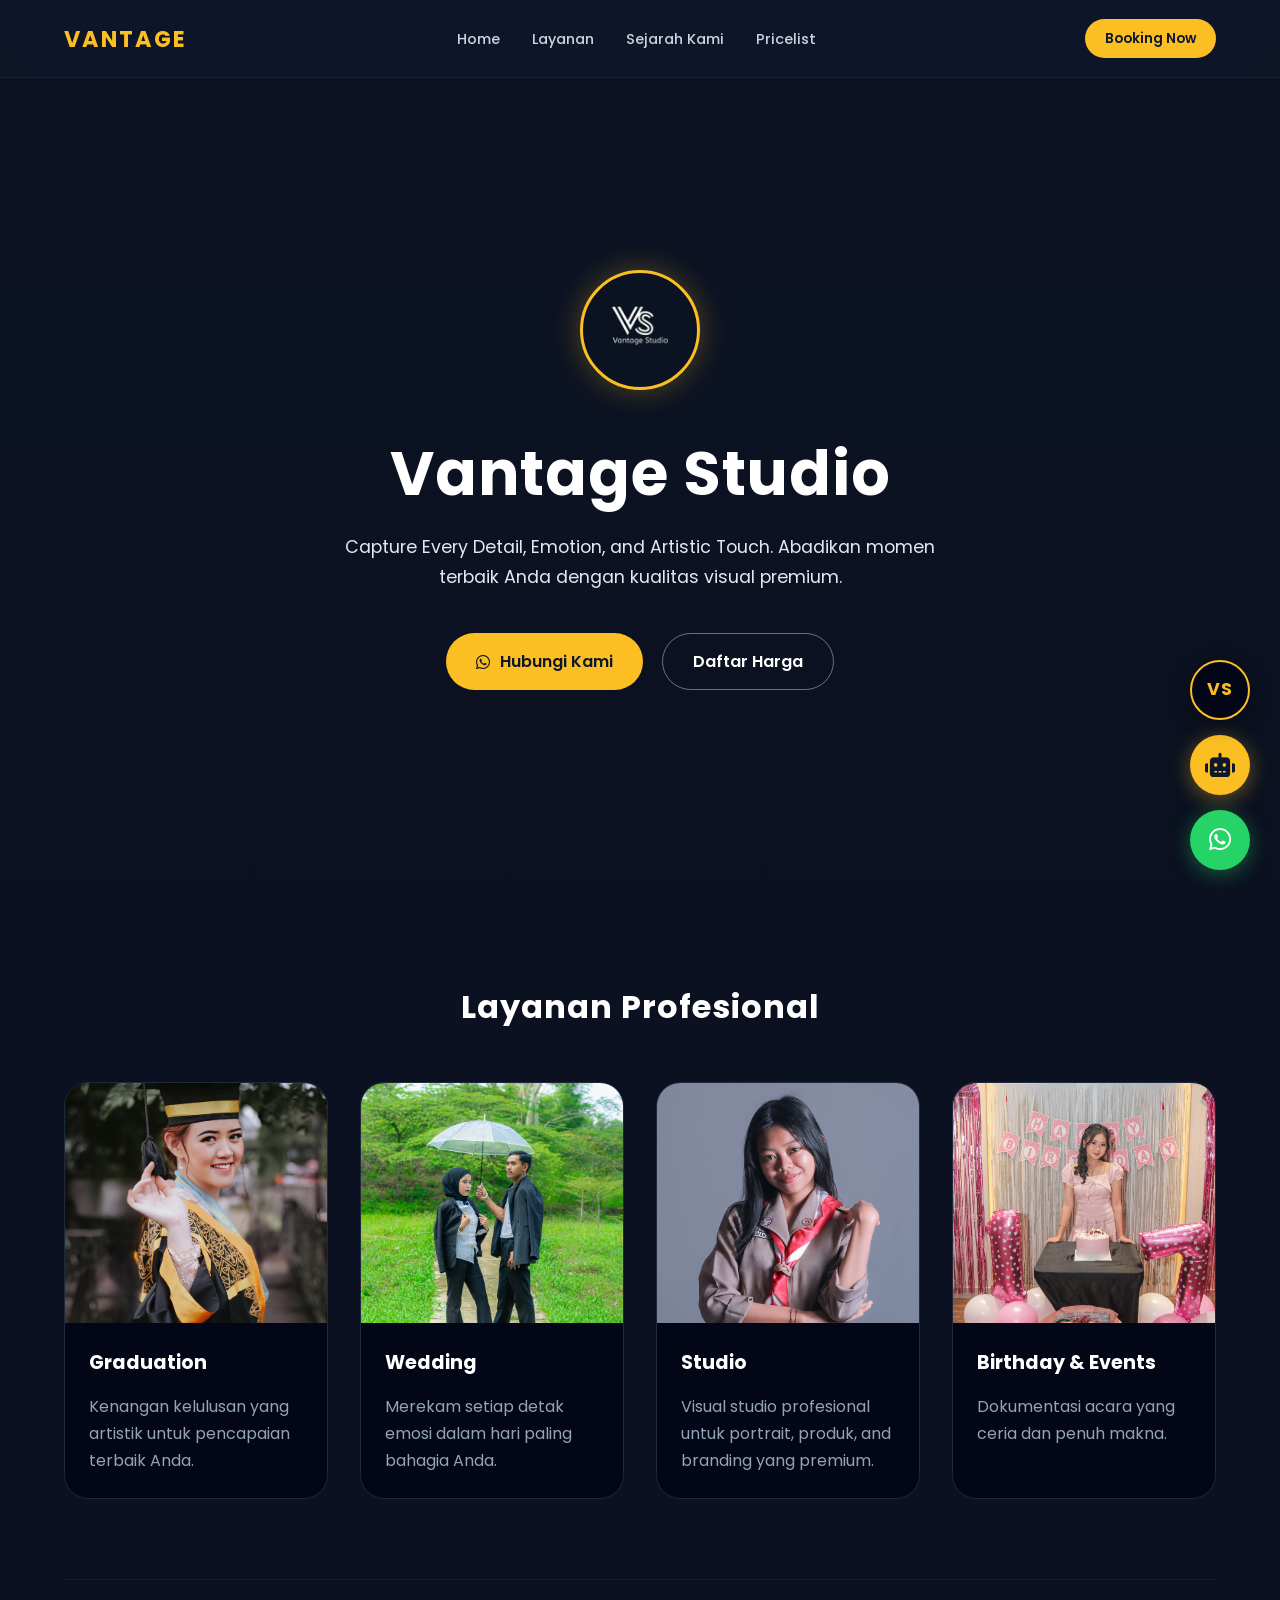
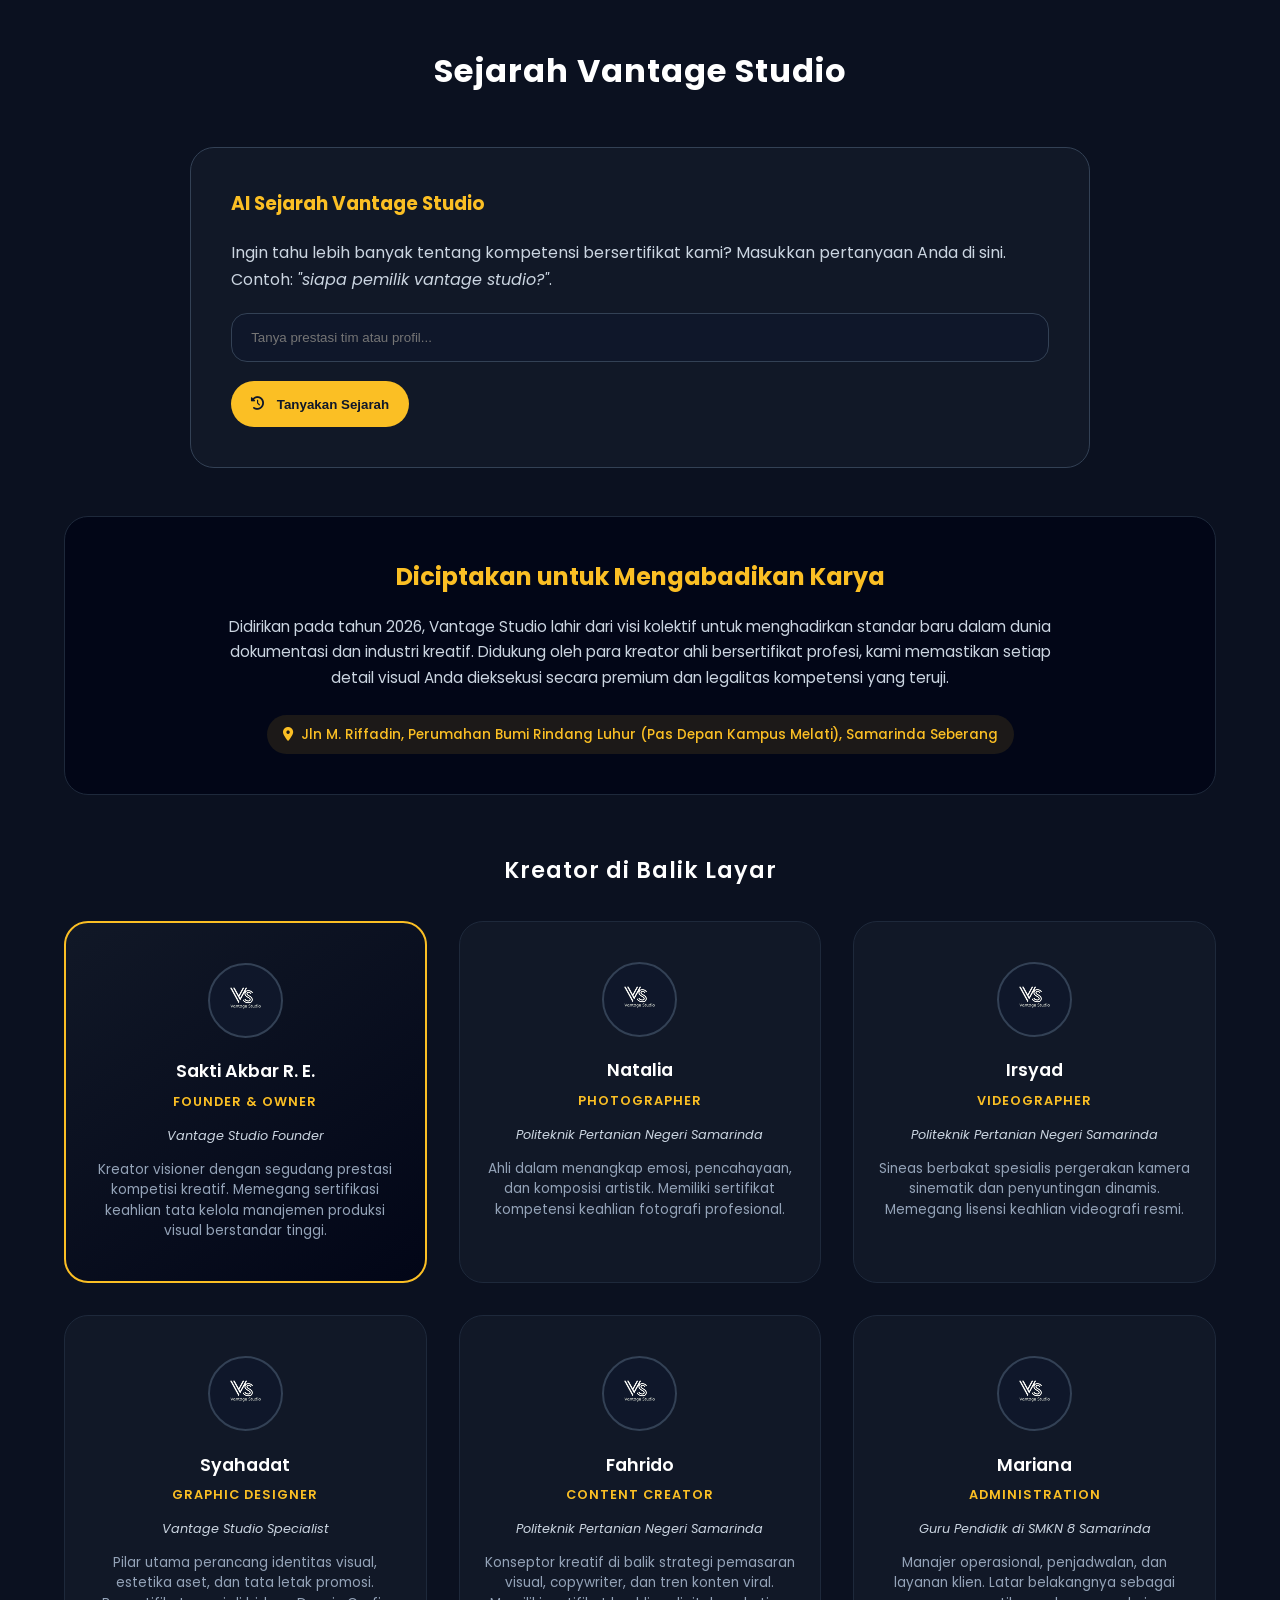
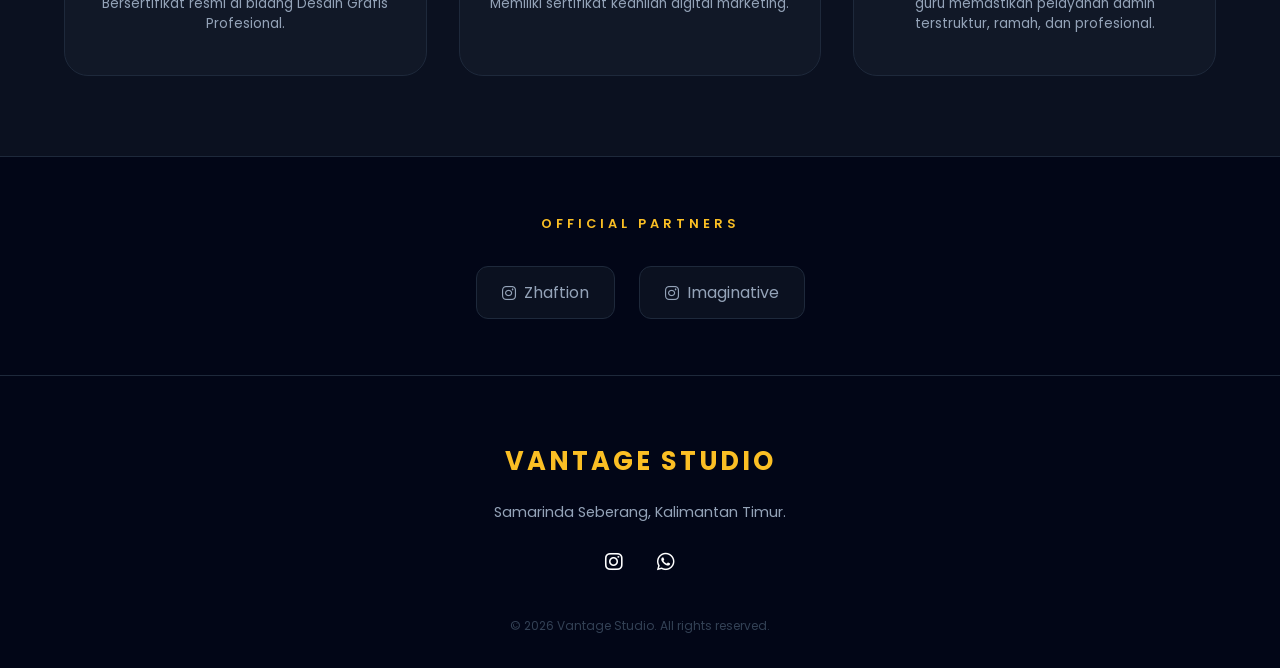
<file: index.html>
<!DOCTYPE html>
<html lang="id">
<head>
    <meta charset="UTF-8">
    <meta name="viewport" content="width=device-width, initial-scale=1.0, maximum-scale=1.0, user-scalable=no">
    
    <title>Vantage Studio | Professional Visual Stories</title>
    
    <link rel="stylesheet" href="https://cdnjs.cloudflare.com/ajax/libs/font-awesome/6.0.0/css/all.min.css">
    <link href="https://fonts.googleapis.com/css2?family=Poppins:wght@300;400;500;600;700&display=swap" rel="stylesheet">
    
    <style>
        /* =========================================
           1. RESET & CORE STYLES
           ========================================= */
        * { margin: 0; padding: 0; box-sizing: border-box; scroll-behavior: smooth; }
        html, body { max-width: 100%; overflow-x: hidden; }
        body { font-family: 'Poppins', sans-serif; background-color: #0b1120; color: #94a3b8; line-height: 1.7; }
        a { text-decoration: none; transition: 0.3s; }

        /* =========================================
           2. NAVIGATION
           ========================================= */
        nav {
            position: fixed; top: 0; width: 100%; padding: 1.2rem 5%;
            background: rgba(15, 23, 42, 0.8); backdrop-filter: blur(12px);
            display: flex; justify-content: space-between; align-items: center;
            z-index: 1000; border-bottom: 1px solid rgba(255, 255, 255, 0.05);
        }
        .nav-logo { font-size: 1.4rem; font-weight: 700; color: #fbbf24; letter-spacing: 2px; }
        .nav-links { display: flex; gap: 2rem; }
        .nav-links a { color: #cbd5e1; font-size: 0.9rem; font-weight: 500; }
        .nav-links a:hover { color: #fbbf24; }
        @media (max-width: 768px) { .nav-links { display: none; } }

        /* =========================================
           3. HERO WITH VIDEO BACKGROUND
           ========================================= */
        header {
            position: relative; height: 100vh; display: flex;
            align-items: center; justify-content: center; overflow: hidden;
            color: white; text-align: center; padding: 0 1rem;
        }
        .video-bg {
            position: absolute; top: 50%; left: 50%; min-width: 100%; min-height: 100%;
            width: auto; height: auto; z-index: -2; transform: translate(-50%, -50%);
            object-fit: cover; object-position: center 20%; 
        }
        .video-overlay {
            position: absolute; top: 0; left: 0; width: 100%; height: 100%;
            background: linear-gradient(to bottom, rgba(15, 23, 42, 0.3) 0%, rgba(11, 17, 32, 0.9) 100%);
            z-index: -1;
        }
        .hero-content { position: relative; z-index: 1; margin-top: 60px; }
        .profile-img {
            width: 120px; height: 120px; border-radius: 50%;
            border: 3px solid #fbbf24; margin-bottom: 1.5rem;
            box-shadow: 0 0 30px rgba(251, 191, 36, 0.3);
        }
        .hero-title { font-size: clamp(2.2rem, 8vw, 3.8rem); font-weight: 700; margin-bottom: 0.5rem; letter-spacing: 1px; }
        .hero-subtitle { font-size: clamp(0.9rem, 4vw, 1.1rem); color: #e2e8f0; margin-bottom: 2.5rem; max-width: 650px; }

        /* =========================================
           4. FLOATING ACTION BUTTONS (STACKED FAB)
           ========================================= */
        .btn { padding: 14px 30px; border-radius: 50px; font-weight: 600; display: inline-flex; align-items: center; gap: 10px; transition: 0.3s; }
        .btn-gold { background: #fbbf24; color: #0f172a; }
        .btn-gold:hover { background: #fff; transform: translateY(-3px); }
        .btn-outline { border: 1px solid rgba(255, 255, 255, 0.4); color: white; }
        .btn-outline:hover { background: rgba(255,255,255,0.1); }
        .container { width: 90%; max-width: 1200px; margin: 0 auto; }
        
        section { padding: 5rem 0; background-color: #0b1120; position: relative; z-index: 5; }
        .section-title { text-align: center; color: white; font-size: 2rem; margin-bottom: 3rem; letter-spacing: 1px; }

        /* Posisi 1: WA */
        .fab-whatsapp {
            position: fixed; bottom: 30px; right: 30px; width: 60px; height: 60px;
            background: #25d366; color: white; border-radius: 50%;
            display: flex; align-items: center; justify-content: center; font-size: 1.6rem;
            box-shadow: 0 4px 20px rgba(37, 211, 102, 0.4); z-index: 9999; transition: 0.3s ease;
        }
        .fab-whatsapp:hover { transform: scale(1.1) translateY(-5px); }

        /* Posisi 2: Robot AI */
        .fab-ai {
            position: fixed; bottom: 105px; right: 30px; width: 60px; height: 60px;
            background: #fbbf24; color: #0f172a; border-radius: 50%;
            display: flex; align-items: center; justify-content: center; font-size: 1.5rem;
            box-shadow: 0 4px 20px rgba(251, 191, 36, 0.4); z-index: 9999; cursor: pointer; transition: 0.3s ease;
        }
        .fab-ai:hover { transform: scale(1.1) translateY(-5px); background: #fff; }

        /* Posisi 3: Logo VS */
        .fab-vs {
            position: fixed; bottom: 180px; right: 30px; width: 60px; height: 60px;
            background: #020617; color: #fbbf24; border: 2px solid #fbbf24; border-radius: 50%;
            display: flex; align-items: center; justify-content: center; font-size: 1.1rem;
            font-weight: 700; letter-spacing: 1px; box-shadow: 0 4px 20px rgba(0, 0, 0, 0.4);
            z-index: 9999; transition: 0.3s ease;
        }
        .fab-vs:hover { transform: scale(1.1) translateY(-5px); background: #fbbf24; color: #0f172a; }

        /* Jendela Popup Chatbot Window */
        .ai-chat-window {
            position: fixed; bottom: 255px; right: 30px; width: 360px; max-width: 90vw;
            background: #111827; border: 1px solid #334155; border-radius: 1.5rem;
            box-shadow: 0 10px 30px rgba(0,0,0,0.5); z-index: 9999; 
            display: flex; flex-direction: column; overflow: hidden;
            opacity: 0; visibility: hidden; transform: translateY(20px); transition: all 0.3s ease;
        }
        .ai-chat-window.active { opacity: 1; visibility: visible; transform: translateY(0); }
        
        .ai-chat-header {
            background: #0f172a; padding: 1.2rem; border-bottom: 1px solid #223147;
            display: flex; justify-content: space-between; align-items: center;
        }
        .ai-chat-header h3 { color: #fbbf24; font-size: 1rem; display: flex; align-items: center; gap: 8px; }
        .ai-chat-header .close-btn { color: #94a3b8; cursor: pointer; font-size: 1.1rem; }
        .ai-chat-header .close-btn:hover { color: #f43f5e; }

        .ai-chat-body { padding: 1.2rem; max-height: 250px; overflow-y: auto; font-size: 0.9rem; color: #cbd5e1; }
        .ai-chat-body p { margin-bottom: 0.8rem; }
        .ai-chat-body strong { color: #fbbf24; }

        .ai-chat-footer { padding: 1rem; background: #0f172a; border-top: 1px solid #223147; }
        .ai-chat-footer input {
            width: 100%; padding: 0.75rem 1rem; border-radius: 0.8rem; border: 1px solid #334155;
            background: #0b1120; color: white; font-size: 0.85rem; margin-bottom: 0.5rem;
        }
        .ai-chat-footer input:focus { outline: none; border-color: #fbbf24; }
        .ai-chat-footer button {
            width: 100%; background: #fbbf24; color: #0f172a; border: none; padding: 0.7rem;
            border-radius: 0.8rem; font-weight: 700; cursor: pointer; display: flex; align-items: center; justify-content: center; gap: 8px;
        }
        .ai-chat-footer button:hover { background: white; }

        /* =========================================
           5. CARDS GRID (LAYANAN)
           ========================================= */
        .grid { display: grid; grid-template-columns: repeat(auto-fit, minmax(260px, 1fr)); gap: 2rem; }
        .card { background: #020617; border-radius: 1.5rem; overflow: hidden; border: 1px solid #1e293b; transition: 0.4s; }
        .card:hover { border-color: #fbbf24; transform: translateY(-10px); }
        .card-img { height: 240px; overflow: hidden; }
        .card-img img { width: 100%; height: 100%; object-fit: cover; transition: 0.6s; }
        .card:hover .card-img img { transform: scale(1.1); }
        .card-body { padding: 1.5rem; }
        .card-body h3 { color: white; margin-bottom: 0.8rem; font-size: 1.2rem; }

        /* =========================================
           6. AI CARD, SEJARAH & TIM PROFILE LAYOUT
           ========================================= */
        .ai-card {
            background: #111827; border: 1px solid #334155; border-radius: 1.5rem;
            padding: 2.5rem; text-align: left; max-width: 900px; margin: 0 auto 3rem;
        }
        .ai-card h3 { color: #fbbf24; margin-bottom: 1.2rem; }
        .ai-card p { color: #cbd5e1; margin-bottom: 1.25rem; }
        .ai-input-static {
            width: 100%; padding: 1rem 1.2rem; border-radius: 1rem;
            border: 1px solid #334155; background: #0f172a; color: #e2e8f0; margin-bottom: 1.2rem;
        }
        .ai-input-static:focus { outline: none; border-color: #fbbf24; box-shadow: 0 0 0 4px rgba(251, 191, 36, 0.12); }
        .ai-button {
            display: inline-flex; align-items: center; gap: 0.8rem; background: #fbbf24;
            color: #0f172a; padding: 0.95rem 1.25rem; border-radius: 999px; border: none;
            cursor: pointer; font-weight: 700; transition: 0.3s;
        }
        .ai-button:hover { background: #fff; }
        .ai-response-static {
            display: none; margin-top: 1.5rem; background: rgba(255, 255, 255, 0.04);
            border: 1px solid rgba(255, 255, 255, 0.08); border-radius: 1rem; padding: 1.5rem; color: #e2e8f0;
        }
        .ai-response-static.active { display: block; }
        .ai-response-static strong { color: #fbbf24; }

        .history-block {
            background: #020617; border: 1px solid #1e293b; border-radius: 1.5rem;
            padding: 2.5rem; margin-bottom: 3.5rem; text-align: center;
        }
        .history-block h3 { color: #fbbf24; font-size: 1.5rem; margin-bottom: 1rem; }
        .history-block p { color: #cbd5e1; max-width: 850px; margin: 0 auto 1.5rem; font-size: 0.95rem; }
        .location-badge {
            display: inline-flex; align-items: center; gap: 8px; background: rgba(251, 191, 36, 0.1);
            color: #fbbf24; padding: 8px 16px; border-radius: 50px; font-size: 0.85rem; font-weight: 500;
        }

        .team-grid { display: grid; grid-template-columns: repeat(auto-fit, minmax(280px, 1fr)); gap: 2rem; }
        .team-card {
            background: #111827; border: 1px solid #1e293b; border-radius: 1.5rem;
            padding: 2.5rem 1.5rem; text-align: center; transition: 0.3s;
            display: flex; flex-direction: column; align-items: center;
        }
        .team-card:hover { border-color: #fbbf24; transform: translateY(-5px); }
        
        .team-icon {
            width: 75px; height: 75px; background: #0f172a; border: 2px solid #334155;
            border-radius: 50%; display: flex; align-items: center; justify-content: center;
            margin-bottom: 1.2rem; overflow: hidden; transition: 0.3s; padding: 4px;
        }
        .team-icon img { width: 100%; height: 100%; object-fit: contain; border-radius: 50%; }
        .team-card h4 { color: white; font-size: 1.1rem; margin-bottom: 0.2rem; font-weight: 600; }
        .team-card .role { color: #fbbf24; font-size: 0.8rem; text-transform: uppercase; letter-spacing: 1px; font-weight: 600; margin-bottom: 0.8rem; }
        .team-card .edu { color: #cbd5e1; font-size: 0.8rem; font-style: italic; margin-bottom: 0.5rem; }
        .team-card .details { color: #94a3b8; font-size: 0.85rem; line-height: 1.5; margin-top: 5px; text-align: center; }
        .owner-card { border: 2px solid #fbbf24; background: linear-gradient(145deg, #111827, #020617); }

        /* =========================================
           7. PARTNERS & FOOTER
           ========================================= */
        section#partners { padding: 3.5rem 0; background: #020617; text-align: center; border-top: 1px solid #1e293b; }
        .partner-btn { padding: 12px 25px; background: #0b1120; border: 1px solid #1e293b; color: #94a3b8; border-radius: 12px; display: inline-flex; align-items: center; gap: 8px; }
        .partner-btn:hover { border-color: #fbbf24; color: white; }
        footer { background: #020617; padding: 4rem 5% 2rem; border-top: 1px solid #1e293b; text-align: center; }
        .footer-logo { font-size: 1.6rem; font-weight: 700; color: #fbbf24; margin-bottom: 1rem; letter-spacing: 3px; }
    </style>
</head>
<body>

    <a href="https://wa.me/message/CZFQUUMIU6DDI1" target="_blank" class="fab-whatsapp" title="Hubungi Kami via WA">
        <i class="fab fa-whatsapp"></i>
    </a>

    <div class="fab-ai" onclick="toggleAIChat()" title="Tanya AI Vantage">
        <i class="fas fa-robot"></i>
    </div>

    <a href="#about" class="fab-vs" title="Lihat Sejarah & Tim Vantage">
        VS
    </a>

    <div id="aiChatWindow" class="ai-chat-window">
        <div class="ai-chat-header">
            <h3><i class="fas fa-robot"></i> AI Vantage Studio</h3>
            <span class="close-btn" onclick="toggleAIChat()"><i class="fas fa-times"></i></span>
        </div>
        <div id="aiChatBody" class="ai-chat-body">
            <p><strong>AI:</strong> Halo! Ada yang bisa saya bantu mengenai info harga atau kualifikasi profesional tim Vantage Studio? Silakan ketik pertanyaan Anda (Contoh: <em>"harga wedding"</em>).</p>
        </div>
        <div class="ai-chat-footer">
            <input id="aiInput" type="text" placeholder="Ketik pertanyaan..." onkeypress="handleKeyPress(event)" />
            <button type="button" onclick="handleAIChat()">
                Kirim <i class="fas fa-paper-plane"></i>
            </button>
        </div>
    </div>

    <nav>
        <div class="nav-logo">VANTAGE</div>
        <div class="nav-links">
            <a href="#home">Home</a>
            <a href="#services">Layanan</a>
            <a href="#about">Sejarah Kami</a>
            <a href="pricelist.html">Pricelist</a>
        </div>
        <a href="https://wa.me/message/CZFQUUMIU6DDI1" target="_blank" class="btn btn-gold" style="padding: 8px 20px; font-size: 0.85rem;">Booking Now</a>
    </nav>

    <header id="home">
        <video autoplay muted loop playsinline class="video-bg">
            <source src="foto_tasmiyah+akad/video/video1.mp4" type="video/mp4">
        </video>
        <div class="video-overlay"></div>
        <div class="hero-content">
            <img src="logo/logo.png" alt="Vantage Studio" class="profile-img">
            <h1 class="hero-title">Vantage Studio</h1>
            <p class="hero-subtitle">Capture Every Detail, Emotion, and Artistic Touch. Abadikan momen terbaik Anda dengan kualitas visual premium.</p>
            <div style="display: flex; gap: 1.2rem; justify-content: center; flex-wrap: wrap;">
                <a href="https://wa.me/message/CZFQUUMIU6DDI1" target="_blank" class="btn btn-gold"><i class="fab fa-whatsapp"></i> Hubungi Kami</a>
                <a href="pricelist.html" class="btn btn-outline">Daftar Harga</a>
            </div>
        </div>
    </header>

    <section id="services" class="container">
        <h2 class="section-title">Layanan Profesional</h2>
        <div class="grid">
            <div class="card">
                <div class="card-img"><img src="foto_wisuda/foto_wisuda2.jpg" alt="Graduation"></div>
                <div class="card-body"><h3>Graduation</h3><p>Kenangan kelulusan yang artistik untuk pencapaian terbaik Anda.</p></div>
            </div>
            <div class="card">
                <div class="card-img"><img src="foto_wedding/foto_wedding.jpeg" alt="Wedding"></div>
                <div class="card-body"><h3>Wedding</h3><p>Merekam setiap detak emosi dalam hari paling bahagia Anda.</p></div>
            </div>
            <div class="card">
                <div class="card-img"><img src="foto_wedding/foto_studio/foto_studio.jpeg" alt="Studio"></div>
                <div class="card-body"><h3>Studio</h3><p>Visual studio profesional untuk portrait, produk, and branding yang premium.</p></div>
            </div>
            <div class="card">
                <div class="card-img"><img src="foto_ulang_tahun/foto_ulang_tahun4.jpg" alt="Birthday"></div>
                <div class="card-body"><h3>Birthday & Events</h3><p>Dokumentasi acara yang ceria dan penuh makna.</p></div>
            </div>
        </div>
    </section>

    <section id="about" class="container" style="border-top: 1px solid rgba(255, 255, 255, 0.05); padding-top: 4rem; scroll-margin-top: 90px;">
        <h2 class="section-title">Sejarah Vantage Studio</h2>
        
        <div class="ai-card">
            <h3>AI Sejarah Vantage Studio</h3>
            <p>Ingin tahu lebih banyak tentang kompetensi bersertifikat kami? Masukkan pertanyaan Anda di sini. Contoh: <em>"siapa pemilik vantage studio?"</em>.</p>
            <input id="aiInputStatic" class="ai-input-static" type="text" placeholder="Tanya prestasi tim atau profil..." onkeypress="handleStaticKeyPress(event)" />
            <button type="button" class="ai-button" onclick="handleAIChatStatic()">
                <i class="fas fa-history"></i> Tanyakan Sejarah
            </button>
            <div id="aiResponseStatic" class="ai-response-static"></div>
        </div>

        <div class="history-block">
            <h3>Diciptakan untuk Mengabadikan Karya</h3>
            <p>Didirikan pada tahun 2026, Vantage Studio lahir dari visi kolektif untuk menghadirkan standar baru dalam dunia dokumentasi dan industri kreatif. Didukung oleh para kreator ahli bersertifikat profesi, kami memastikan setiap detail visual Anda dieksekusi secara premium dan legalitas kompetensi yang teruji.</p>
            <div class="location-badge">
                <i class="fas fa-map-marker-alt"></i> Jln M. Riffadin, Perumahan Bumi Rindang Luhur (Pas Depan Kampus Melati), Samarinda Seberang
            </div>
        </div>

        <h3 style="color: white; text-align: center; font-size: 1.4rem; margin-bottom: 2rem; font-weight: 600; letter-spacing: 1px;">Kreator di Balik Layar</h3>
        <div class="team-grid">
            <div class="team-card owner-card">
                <div class="team-icon"><img src="logo/logo.png" alt="VS"></div>
                <h4>Sakti Akbar R. E.</h4>
                <div class="role">Founder & Owner</div>
                <div class="edu">Vantage Studio Founder</div>
                <div class="details">Kreator visioner dengan segudang prestasi kompetisi kreatif. Memegang sertifikasi keahlian tata kelola manajemen produksi visual berstandar tinggi.</div>
            </div>
            <div class="team-card">
                <div class="team-icon"><img src="logo/logo.png" alt="VS"></div>
                <h4>Natalia</h4>
                <div class="role">Photographer</div>
                <div class="edu">Politeknik Pertanian Negeri Samarinda</div>
                <div class="details">Ahli dalam menangkap emosi, pencahayaan, dan komposisi artistik. Memiliki sertifikat kompetensi keahlian fotografi profesional.</div>
            </div>
            <div class="team-card">
                <div class="team-icon"><img src="logo/logo.png" alt="VS"></div>
                <h4>Irsyad</h4>
                <div class="role">Videographer</div>
                <div class="edu">Politeknik Pertanian Negeri Samarinda</div>
                <div class="details">Sineas berbakat spesialis pergerakan kamera sinematik dan penyuntingan dinamis. Memegang lisensi keahlian videografi resmi.</div>
            </div>
            <div class="team-card">
                <div class="team-icon"><img src="logo/logo.png" alt="VS"></div>
                <h4>Syahadat</h4>
                <div class="role">Graphic Designer</div>
                <div class="edu">Vantage Studio Specialist</div>
                <div class="details">Pilar utama perancang identitas visual, estetika aset, dan tata letak promosi. Bersertifikat resmi di bidang Desain Grafis Profesional.</div>
            </div>
            <div class="team-card">
                <div class="team-icon"><img src="logo/logo.png" alt="VS"></div>
                <h4>Fahrido</h4>
                <div class="role">Content Creator</div>
                <div class="edu">Politeknik Pertanian Negeri Samarinda</div>
                <div class="details">Konseptor kreatif di balik strategi pemasaran visual, copywriter, dan tren konten viral. Memiliki sertifikat keahlian digital marketing.</div>
            </div>
            <div class="team-card">
                <div class="team-icon"><img src="logo/logo.png" alt="VS"></div>
                <h4>Mariana</h4>
                <div class="role">Administration</div>
                <div class="edu">Guru Pendidik di SMKN 8 Samarinda</div>
                <div class="details">Manajer operasional, penjadwalan, dan layanan klien. Latar belakangnya sebagai guru memastikan pelayanan admin terstruktur, ramah, dan profesional.</div>
            </div>
        </div>
    </section>

    <section id="partners">
        <div class="container">
            <p style="letter-spacing: 4px; margin-bottom: 2rem; font-size: 0.8rem; color: #fbbf24; font-weight: 600;">OFFICIAL PARTNERS</p>
            <div style="display: flex; justify-content: center; flex-wrap: wrap; gap: 1.5rem;">
                <a href="https://www.instagram.com/zhaftion_?" target="_blank" class="partner-btn"><i class="fab fa-instagram"></i> Zhaftion</a>
                <a href="https://www.instagram.com/impro.in" target="_blank" class="partner-btn"><i class="fab fa-instagram"></i> Imaginative</a>
            </div>
        </div>
    </section>

    <footer>
        <div class="footer-logo">VANTAGE STUDIO</div>
        <p style="margin-bottom: 1.5rem; font-size: 0.9rem;">Samarinda Seberang, Kalimantan Timur.</p>
        <div style="margin-bottom: 2.5rem;">
            <a href="https://www.instagram.com/vantage.studio_" style="color: white; margin: 0 15px;"><i class="fab fa-instagram fa-lg"></i></a>
            <a href="https://wa.me/message/CZFQUUMIU6DDI1" style="color: white; margin: 0 15px;"><i class="fab fa-whatsapp fa-lg"></i></a>
        </div>
        <p style="font-size: 0.75rem; color: #334155;">© 2026 Vantage Studio. All rights reserved.</p>
    </footer>

    <script>
        function toggleAIChat() {
            var chatWindow = document.getElementById('aiChatWindow');
            chatWindow.classList.toggle('active');
        }

        function handleKeyPress(event) {
            if (event.key === 'Enter') { handleAIChat(); }
        }

        function handleStaticKeyPress(event) {
            if (event.key === 'Enter') { handleAIChatStatic(); }
        }

        // 1. CHAT UTAMA: FAB Robot Melayang
        function handleAIChat() {
            var inputElement = document.getElementById('aiInput');
            var input = inputElement.value.trim().toLowerCase();
            var chatBody = document.getElementById('aiChatBody');
            var answer = '';

            if (!input) return;

            chatBody.innerHTML += `<p style="text-align:right;"><strong>Anda:</strong> ${inputElement.value}</p>`;

            if (input.includes('vs') || input.includes('sejarah') || input.includes('history') || input.includes('tim') || input.includes('team') || input.includes('owner') || input.includes('pendiri') || input.includes('lokasi') || input.includes('alamat') || input.includes('kuliah') || input.includes('prestasi') || input.includes('sertifikat')) {
                answer = '<strong>Vantage Studio</strong> didirikan pada tahun 2026 di Jln M. Riffadin, Bumi Rindang Luhur (Pas depan Kampus Melati). Setiap anggota tim memiliki sertifikat keahlian resmi di bidangnya. Dipimpin oleh <strong>Sakti Akbar R.E.</strong> selaku Owner & Founder, didukung <strong>Natalia</strong>, <strong>Irsyad</strong>, dan <strong>Fahrido</strong> (Politeknik Pertanian Negeri Samarinda), <strong>Syahadat</strong> selaku Desainer Grafis bersertifikat, serta <strong>Mariana</strong> (Admin) yang merupakan Guru Aktif di SMKN 8 Samarinda.';
            } else if (input.includes('wedding') || input.includes('nikah') || input.includes('akad') || input.includes('resepsi')) {
                answer = 'Harga sesuai pricelist: Foto Wedding Rp 350.000 per jam. Paket 1 Rol Rp 850.000, Paket 2 Rol Rp 1.700.000, and Video Cinematic Wedding Rp 850.000.';
            } else if (input.includes('studio') && !input.includes('wisuda')) {
                answer = 'Harga sesuai pricelist: Foto Studio mulai Rp 300.000 per jam dengan file mentah + 10 edit.';
            } else if (input.includes('wisuda') || input.includes('graduation')) {
                answer = 'Harga sesuai pricelist: Foto Wisuda Rp 350.000, dan Video Wisuda Cinematic Rp 400.000.';
            } else if (input.includes('birthday') || input.includes('ulang tahun')) {
                answer = 'Harga sesuai pricelist: Foto Ulang Tahun Rp 550.000. Tersedia juga paket Event/Birthday.';
            } else if (input.includes('harga') || input.includes('berapa') || input.includes('paket')) {
                answer = 'Harga resmi: Foto Wedding Rp 350k/jam, Foto Studio Rp 300k/jam, Foto Wisuda Rp 350k, Video Wisuda Rp 400k, Foto Ultah Rp 550k.';
            } else {
                answer = 'Maaf, saya kurang mengerti. Coba tanyakan spesifik seperti "foto studio", "paket wedding", atau "sejarah sertifikat tim VS".';
            }

            setTimeout(() => {
                chatBody.innerHTML += `<p><strong>AI:</strong> ${answer}</p>`;
                chatBody.scrollTop = chatBody.scrollHeight;
            }, 400);

            inputElement.value = '';
        }

        // 2. CHAT KEDUA: Khusus AI Sejarah (Box Tengah Halaman) - FIX DETIL TIM TANPA KULIAH OWNER
        function handleAIChatStatic() {
            var inputElement = document.getElementById('aiInputStatic');
            var input = inputElement.value.trim().toLowerCase();
            var responseBox = document.getElementById('aiResponseStatic');
            var answer = '';

            if (!input) {
                responseBox.innerHTML = '<p>Silakan tulis pertanyaan Anda mengenai profil sejarah atau anggota tim kami.</p>';
                responseBox.classList.add('active');
                return;
            }

            if (input.includes('owner') || input.includes('pemilik') || input.includes('sakti') || input.includes('pendiri')) {
                answer = 'Vantage Studio dimiliki oleh <strong>Sakti Akbar Rahmatullah Erdin</strong> selaku Founder & Owner utama yang memimpin tata kelola manajemen dan produksi visual.';
            } else if (input.includes('irsyad')) {
                answer = '<strong>Irsyad</strong> adalah Videographer di Vantage Studio. Beliau berkuliah di Politeknik Pertanian Negeri Samarinda, memiliki keahlian spesifik di bidang sinematik serta editing video, dan telah memegang sertifikasi keahlian videografi resmi.';
            } else if (input.includes('natalia')) {
                answer = '<strong>Natalia</strong> adalah Photographer resmi Vantage Studio. Beliau menempuh pendidikan di Politeknik Pertanian Negeri Samarinda, memiliki skill tinggi dalam komposisi pencahayaan serta artistik foto, dan telah memiliki sertifikat kompetensi fotografi profesional.';
            } else if (input.includes('syahadat') || input.includes('desain') || input.includes('designer')) {
                answer = '<strong>Syahadat</strong> bertindak sebagai Graphic Designer internal Vantage Studio. Beliau fokus pada perancangan aset estetika, identitas visual brand, dan telah lulus uji kompetensi dengan memegang <strong>Sertifikat Desain Grafis Profesional</strong>.';
            } else if (input.includes('fahrido') || input.includes('konten')) {
                answer = '<strong>Fahrido</strong> adalah Content Creator di Vantage Studio. Beliau berkuliah di Politeknik Pertanian Negeri Samarinda, ahli dalam merancang strategi konsep kreatif, copywriter, serta tren konten digital, dan memegang sertifikat keahlian resmi di bidangnya.';
            } else if (input.includes('mariana') || input.includes('maria') || input.includes('guru') || input.includes('admin')) {
                answer = 'Bagian operasional, penjadwalan, dan layanan klien dikelola oleh <strong>Mariana</strong> (Administration). Beliau merupakan seorang Guru Profesional aktif di <strong>SMKN 8 Samarinda</strong> yang memastikan administrasi terstruktur secara ramah dan profesional.';
            } else if (input.includes('kuliah') || input.includes('kampus') || input.includes('politani') || input.includes('politeknik')) {
                answer = 'Kreator ahli kami seperti Irsyad, Natalia, dan Fahrido menempuh latar belakang akademis profesional di kampus <strong>Politeknik Pertanian Negeri Samarinda</strong>.';
            } else if (input.includes('skil') || input.includes('skill') || input.includes('sertifikat') || input.includes('lisensi')) {
                answer = 'Seluruh anggota tim Vantage Studio memiliki skill terspesialisasi di bidangnya masing-masing (Foto, Video, Desain, Konten, Admin) dan <strong>masing-masing personil telah memiliki sertifikat kompetensi resmi</strong> guna menjamin kualitas kerja nyata.';
            } else if (input.includes('alamat') || input.includes('lokasi') || input.includes('melati')) {
                answer = 'Kantor operasional resmi kami berada di <strong>Jln M. Riffadin, Perumahan Bumi Rindang Luhur (Tepat pas di depan Kampus Melati)</strong>, Samarinda Seberang.';
            } else {
                answer = 'Vantage Studio didirikan oleh Sakti Akbar Rahmatullah Erdin (Owner) bersama tim ahli bersertifikat: Natalia (Foto - Politani), Irsyad (Video - Politani), Syahadat (Desain - Bersertifikat), Fahrido (Konten - Politani), dan Mariana (Admin - Guru SMKN 8 Samarinda).';
            }

            responseBox.innerHTML = '<p><strong>AI Sejarah</strong> menjawab:</p><p>' + answer + '</p>';
            responseBox.classList.add('active');
            inputElement.value = '';
        }
    </script>
</body>
</html>
</file>
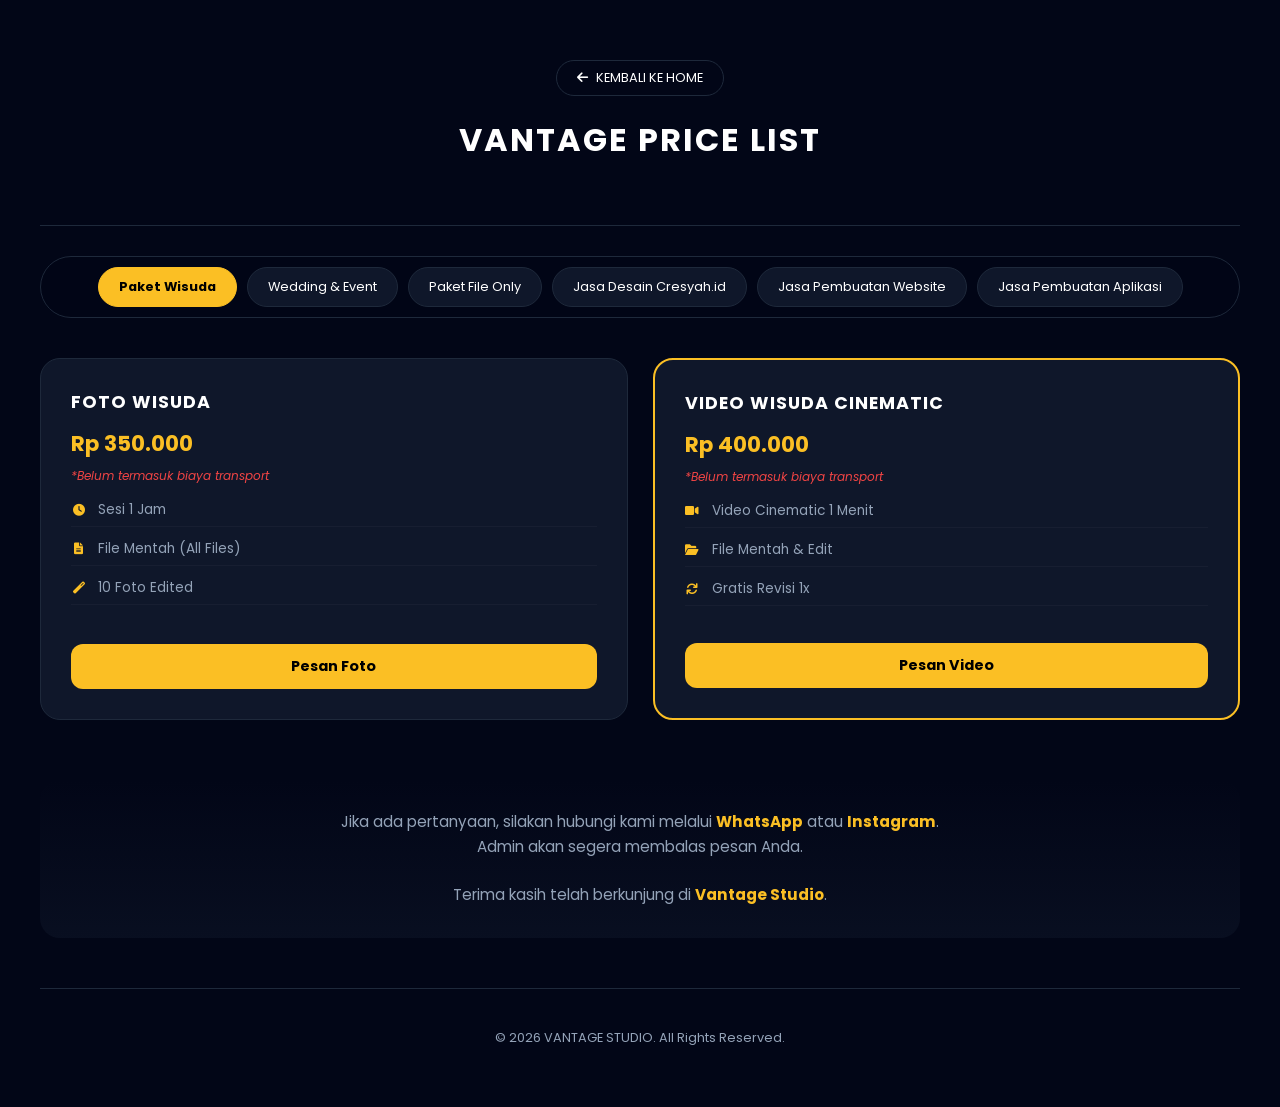
<file: pricelist.html>
<!DOCTYPE html>
<html lang="id">
<head>
    <meta charset="UTF-8">
    <meta name="viewport" content="width=device-width, initial-scale=1.0, maximum-scale=1.0, user-scalable=no">
    
    <title>Pricelist - Vantage Studio</title>
    
    <link rel="stylesheet" href="https://cdnjs.cloudflare.com/ajax/libs/font-awesome/6.0.0/css/all.min.css">
    <link href="https://fonts.googleapis.com/css2?family=Poppins:wght@300;400;600;700&display=swap" rel="stylesheet">
    
    <style>
        :root {
            --gold: #fbbf24;
            --dark: #020617;
            --card: #0f172a;
            --border: #1e293b;
            --text-gray: #94a3b8;
        }

        body { font-family: 'Poppins', sans-serif; background: var(--dark); color: white; margin: 0; scroll-behavior: smooth; }
        .container { max-width: 1200px; margin: 0 auto; padding: 20px; }

        header { text-align: center; padding: 40px 0; border-bottom: 1px solid var(--border); margin-bottom: 30px; }
        .btn-back { color: white; text-decoration: none; border: 1px solid var(--border); padding: 8px 20px; border-radius: 30px; font-size: 0.8rem; transition: 0.3s; display: inline-flex; align-items: center; gap: 8px; }
        .btn-back:hover { background: var(--gold); color: black; border-color: var(--gold); }

        .category-nav {
            display: flex; justify-content: center; flex-wrap: wrap; gap: 10px; margin-bottom: 40px;
            position: sticky; top: 10px; z-index: 100; background: rgba(2, 6, 23, 0.9); padding: 10px;
            backdrop-filter: blur(10px); border-radius: 50px; border: 1px solid var(--border);
        }
        .nav-item {
            background: var(--card); border: 1px solid var(--border); color: white; padding: 10px 20px;
            border-radius: 50px; cursor: pointer; font-size: 0.8rem; transition: 0.3s; white-space: nowrap;
        }
        .nav-item.active { background: var(--gold); color: black; border-color: var(--gold); font-weight: 700; }

        .price-section { display: none; animation: fadeIn 0.4s ease; }
        .price-section.active { display: block; }

        .price-grid { display: grid; grid-template-columns: repeat(auto-fit, minmax(320px, 1fr)); gap: 25px; }

        .card { background: var(--card); border: 1px solid var(--border); border-radius: 20px; padding: 30px; display: flex; flex-direction: column; transition: 0.3s; height: 100%; box-sizing: border-box; }
        .card:hover { border-color: var(--gold); transform: translateY(-5px); }
        .card h3 { margin: 0; font-size: 1.1rem; color: #fff; text-transform: uppercase; letter-spacing: 1px; }
        .price { color: var(--gold); font-size: 1.35rem; font-weight: 700; margin: 12px 0; display: block; }
        .note { color: #ef4444; font-size: 0.75rem; font-style: italic; margin-top: -5px; margin-bottom: 15px; display: block; }
        
        .card ul { padding: 0; margin: 0 0 25px 0; flex-grow: 1; }
        .card li { list-style: none; color: var(--text-gray); font-size: 0.85rem; margin-bottom: 12px; display: flex; justify-content: space-between; align-items: center; border-bottom: 1px solid rgba(255,255,255,0.03); padding-bottom: 6px; }
        .card li span { display: flex; align-items: center; }
        .card li i { color: var(--gold); margin-right: 12px; font-size: 0.75rem; width: 15px; text-align: center; }
        .card li .item-price { color: var(--gold); font-weight: 600; font-size: 0.9rem; }

        .btn-wa { background: var(--gold); color: black; text-decoration: none; text-align: center; padding: 12px; border-radius: 12px; font-weight: 700; transition: 0.3s; font-size: 0.9rem; margin-top: auto; }
        .btn-wa:hover { background: white; }

        .contact-message {
            text-align: center; margin-top: 60px; padding: 30px;
            background: linear-gradient(to bottom, transparent, rgba(15, 23, 42, 0.5)); border-radius: 20px;
        }
        .contact-message p { color: var(--text-gray); font-size: 0.95rem; line-height: 1.6; max-width: 700px; margin: 0 auto; }
        .contact-message strong { color: var(--gold); }

        footer { text-align: center; padding: 40px 0; color: var(--text-gray); font-size: 0.8rem; border-top: 1px solid var(--border); margin-top: 50px; }

        @keyframes fadeIn { from { opacity: 0; transform: translateY(10px); } to { opacity: 1; transform: translateY(0); } }
    </style>
</head>
<body>

<div class="container">
    <header>
        <a href="index.html" class="btn-back"><i class="fas fa-arrow-left"></i> KEMBALI KE HOME</a>
        <h1 style="margin-top: 20px; font-size: 2rem; letter-spacing: 2px;">VANTAGE PRICE LIST</h1>
    </header>

    <div class="category-nav">
        <div class="nav-item active" onclick="showCategory('wisuda', this)">Paket Wisuda</div>
        <div class="nav-item" onclick="showCategory('event', this)">Wedding & Event</div>
        <div class="nav-item" onclick="showCategory('file-only', this)">Paket File Only</div>
        <div class="nav-item" onclick="showCategory('design-services', this)">Jasa Desain Cresyah.id</div>
        <div class="nav-item" onclick="showCategory('web-services', this)">Jasa Pembuatan Website</div>
        <div class="nav-item" onclick="showCategory('app-services', this)">Jasa Pembuatan Aplikasi</div>
    </div>

    <div id="wisuda" class="price-section active">
        <div class="price-grid">
            <div class="card">
                <h3>Foto Wisuda</h3>
                <span class="price">Rp 350.000</span>
                <span class="note">*Belum termasuk biaya transport</span>
                <ul>
                    <li><span><i class="fas fa-clock"></i> Sesi 1 Jam</span></li>
                    <li><span><i class="fas fa-file-alt"></i> File Mentah (All Files)</span></li>
                    <li><span><i class="fas fa-magic"></i> 10 Foto Edited</span></li>
                </ul>
                <a href="https://wa.me/message/CZFQUUMIU6DDI1" target="_blank" class="btn-wa">Pesan Foto</a>
            </div>
            
            <div class="card" style="border: 2px solid var(--gold);">
                <h3>Video Wisuda Cinematic</h3>
                <span class="price">Rp 400.000</span>
                <span class="note">*Belum termasuk biaya transport</span>
                <ul>
                    <li><span><i class="fas fa-video"></i> Video Cinematic 1 Menit</span></li>
                    <li><span><i class="fas fa-folder-open"></i> File Mentah & Edit</span></li>
                    <li><span><i class="fas fa-sync"></i> Gratis Revisi 1x</span></li>
                </ul>
                <a href="https://wa.me/message/CZFQUUMIU6DDI1" target="_blank" class="btn-wa">Pesan Video</a>
            </div>
        </div>
    </div>

    <div id="event" class="price-section">
        <div class="price-grid">
            <div class="card">
                <h3>Foto Wedding (Per Jam)</h3>
                <span class="price">Rp 350.000 <small>/Jam</small></span>
                <span class="note">*Belum termasuk biaya transport</span>
                <ul>
                    <li><span><i class="fas fa-clock"></i> Sesi 1 Jam</span></li>
                    <li><span><i class="fas fa-file-import"></i> File Mentah (All Files)</span></li>
                    <li><span><i class="fas fa-magic"></i> 10 Foto Edited</span></li>
                    <li><span><i class="fas fa-calendar-check"></i> Akad / Nikahan / Lamaran</span></li>
                </ul>
                <a href="https://wa.me/message/CZFQUUMIU6DDI1" target="_blank" class="btn-wa">Pesan Sekarang</a>
            </div>

            <div class="card" style="border: 2px solid var(--gold);">
                <h3>Video Cinematic (1-2 Menit)</h3>
                <span class="price">Rp 850.000</span>
                <span class="note">*Belum termasuk biaya transport</span>
                <ul>
                    <li><span><i class="fas fa-video"></i> Video Footage</span></li>
                    <li><span><i class="fas fa-film"></i> Edit Cinematic Landscape & Potrait</span></li>
                    <li><span><i class="fas fa-gift"></i> Bonus: Video Reels/Story siap up Hari H</span></li>
                </ul>
                <a href="https://wa.me/message/CZFQUUMIU6DDI1" target="_blank" class="btn-wa">Pesan Video</a>
            </div>

            <div class="card">
                <h3>Paket 1 Rol</h3>
                <span class="price">Rp 850.000</span>
                <span class="note">*Belum termasuk biaya transport</span>
                <ul>
                    <li><span><i class="fas fa-camera"></i> 1 Rol Isi 40 Foto</span></li>
                    <li><span><i class="fas fa-print"></i> Cetak Foto + Album</span></li>
                    <li><span><i class="fas fa-file-import"></i> File Mentah + Edit</span></li>
                    <li><span><i class="fas fa-star"></i> Tasmiyah / Akad / Ulang Tahun</span></li>
                </ul>
                <a href="https://wa.me/message/CZFQUUMIU6DDI1" target="_blank" class="btn-wa">Pesan 1 Rol</a>
            </div>

            <div class="card" style="border: 2px solid var(--gold);">
                <h3>Paket 2 Rol</h3>
                <span class="price">Rp 1.700.000</span>
                <span class="note">*Belum termasuk biaya transport</span>
                <ul>
                    <li><span><i class="fas fa-camera"></i> 2 Rol Isi 80 Foto</span></li>
                    <li><span><i class="fas fa-print"></i> Cetak Foto + Album</span></li>
                    <li><span><i class="fas fa-image"></i> Bingkai Foto Premium</span></li>
                    <li><span><i class="fas fa-file-import"></i> File Mentah + Edit</span></li>
                    <li><span><i class="fas fa-heart"></i> Pernikahan (Akad + Resepsi)</span></li>
                </ul>
                <a href="https://wa.me/message/CZFQUUMIU6DDI1" target="_blank" class="btn-wa">Pesan 2 Rol</a>
            </div>
        </div>
    </div>

    <div id="file-only" class="price-section">
        <div class="price-grid">
            <div class="card">
                <h3>Foto Studio</h3>
                <span class="price">Rp 300.000 <small>/Jam</small></span>
                <ul>
                    <li><span><i class="fas fa-folder"></i> File Mentah + 10 Edit</span></li>
                    <li><span><i class="fas fa-print"></i> Cetak Foto 3 Lembar</span></li>
                </ul>
                <a href="https://wa.me/message/CZFQUUMIU6DDI1" target="_blank" class="btn-wa">Booking Studio</a>
            </div>

            <div class="card">
                <h3>Foto Ulang Tahun</h3>
                <span class="price">Rp 550.000</span>
                <span class="note">*Belum termasuk biaya transport</span>
                <ul>
                    <li><span><i class="fas fa-clock"></i> Dokumentasi Sampai Selesai</span></li>
                    <li><span><i class="fas fa-folder"></i> File Mentah + 10 Edit</span></li>
                </ul>
                <a href="https://wa.me/message/CZFQUUMIU6DDI1" target="_blank" class="btn-wa">Booking Ultah</a>
            </div>

            <div class="card" style="border: 2px solid var(--gold);">
                <h3>Foto Model & Cinematic</h3>
                <span class="price">Rp 850.000</span>
                <span class="note">*Belum termasuk biaya transport</span>
                <ul>
                    <li><span><i class="fas fa-video"></i> Video Cinematic 30 Detik</span></li>
                    <li><span><i class="fas fa-file-import"></i> File Mentah & Edit</span></li>
                    <li><span><i class="fas fa-camera-retro"></i> Sesi Foto Model Khusus</span></li>
                </ul>
                <a href="https://wa.me/message/CZFQUUMIU6DDI1" target="_blank" class="btn-wa">Booking Model</a>
            </div>
        </div>
    </div>

    <div id="design-services" class="price-section">
        <div class="price-grid">
            <div class="card">
                <h3>Jasa Desain Cresyah.id (Satuan)</h3>
                <span class="price">Mulai Rp 5.000</span>
                <span class="note">*Harga bisa menyesuaikan tingkat kesulitan desain</span>
                <ul>
                    <li><span><i class="fas fa-image"></i> Feed Instagram (1 Slide)</span> <span class="item-price">Rp 15.000</span></li>
                    <li><span><i class="fas fa-history"></i> Story Instagram</span> <span class="item-price">Rp 10.000</span></li>
                    <li><span><i class="fas fa-chalkboard"></i> Poster Simple</span> <span class="item-price">Rp 25.000</span></li>
                    <li><span><i class="fas fa-scroll"></i> Brosur / Flyer A5</span> <span class="item-price">Rp 35.000</span></li>
                    <li><span><i class="fas fa-certificate"></i> Sertifikat A4</span> <span class="item-price">Rp 30.000 - Rp 50.000</span></li>
                    <li><span><i class="fas fa-ad"></i> Banner / Spanduk</span> <span class="item-price">Rp 40.000</span></li>
                    <li><span><i class="fas fa-utensils"></i> Desain Menu UMKM</span> <span class="item-price">Rp 30.000</span></li>
                    <li><span><i class="fas fa-pen-nib"></i> Logo Simple</span> <span class="item-price">Rp 50.000</span></li>
                    <li><span><i class="fas fa-eraser"></i> Hapus Background</span> <span class="item-price">Rp 5.000<small>/ft</small></span></li>
                </ul>
                <a href="https://wa.me/message/CZFQUUMIU6DDI1" target="_blank" class="btn-wa">Pesan Desain</a>
            </div>

            <div class="card">
                <h3>Paket Konten UMKM</h3>
                <span class="price">Hemat & Praktis</span>
                <span class="note">*Harga bisa menyesuaikan tingkat kesulitan desain</span>
                <ul>
                    <li><span><i class="fas fa-box"></i> Bundling Media Sosial Basic</span> <span class="item-price">Rp 75.000</span></li>
                    <li style="border:none; padding-bottom:0; font-size:0.8rem; margin-top:-5px; margin-bottom:15px; padding-left:27px; color:var(--text-gray);">Detail: 3 Desain Feed + 3 Desain Story</li>
                    
                    <li><span><i class="fas fa-boxes"></i> Bundling Media Sosial Pro</span> <span class="item-price">Rp 140.000</span></li>
                    <li style="border:none; padding-bottom:0; font-size:0.8rem; margin-top:-5px; margin-bottom:15px; padding-left:27px; color:var(--text-gray);">Detail: 6 Desain Feed + 6 Desain Story</li>

                    <li><span><i class="fas fa-store"></i> Paket Promo Buka Toko</span> <span class="item-price">Rp 150.000</span></li>
                    <li style="border:none; padding-bottom:0; margin-top:-5px; margin-bottom:15px; padding-left:27px; color:var(--text-gray);">Detail: Logo + Banner + Desain Brosur</li>

                    <li><span><i class="fas fa-certificate"></i> Sertifikat A4 (Breeding/Etc)</span> <span class="item-price">Rp 30.000 - Rp 50.000</span></li>
                </ul>
                <a href="https://wa.me/message/CZFQUUMIU6DDI1" target="_blank" class="btn-wa">Pesan Paket Konten</a>
            </div>

            <div class="card">
                <h3>Branding & Kemasan</h3>
                <span class="price">Eksklusif UMKM</span>
                <span class="note">*Harga bisa menyesuaikan tingkat kesulitan desain</span>
                <ul>
                    <li><span><i class="fas fa-palette"></i> Paket Kebutuhan Branding</span> <span class="item-price">Rp 200.000</span></li>
                    <li style="border:none; padding-bottom:0; font-size:0.8rem; margin-top:-5px; margin-bottom:15px; padding-left:27px; color:var(--text-gray);">Detail: Logo + Palet Warna Brand + Penyelarasan Font</li>

                    <li><span><i class="fas fa-cubes"></i> Desain Kemasan Produk</span> <span class="item-price">Rp 80.000</span></li>
                    <li style="border:none; padding-bottom:0; font-size:0.8rem; margin-top:-5px; margin-bottom:15px; padding-left:27px; color:var(--text-gray);">Detail: Desain Mockup / Pola Lipatan Box & Label</li>

                    <li><span><i class="fas fa-id-card"></i> Cetak Kartu Nama</span> <span class="item-price">Rp 25.000</span></li>
                </ul>
                <a href="https://wa.me/message/CZFQUUMIU6DDI1" target="_blank" class="btn-wa">Pesan Paket Branding</a>
            </div>

            <div class="card" style="grid-column: 1 / -1; background: linear-gradient(135deg, #0f172a 0%, #020617 100%);">
                <h3 style="color: var(--gold);"><i class="fas fa-paint-brush"></i> Ketentuan Jasa Desain & Pengiriman</h3>
                <div style="display: grid; grid-template-columns: repeat(auto-fit, minmax(250px, 1fr)); gap: 25px; margin-top: 20px;">
                    <div>
                        <h4 style="color:#fff; margin-bottom:10px; font-size:0.95rem; border-bottom:1px solid var(--border); padding-bottom:5px;">CATATAN ORDER</h4>
                        <p style="font-size:0.85rem; color:var(--text-gray); margin-bottom:8px;"><i class="fas fa-wallet" style="color:var(--gold); margin-right:8px;"></i> DP minimal <strong>50%</strong> sebelum proses pengerjaan dimulai.</p>
                        <p style="font-size:0.85rem; color:var(--text-gray); margin-bottom:8px;"><i class="fas fa-hourglass-half" style="color:var(--gold); margin-right:8px;"></i> Pengerjaan <strong>1–3 hari</strong> tergantung tingkat kesulitan desain.</p>
                        <p style="font-size:0.85rem; color:var(--text-gray);"><i class="fas fa-sliders-h" style="color:var(--gold); margin-right:8px;"></i> Harga bisa menyesuaikan tingkat kesulitan desain.</p>
                    </div>
                    <div>
                        <h4 style="color:#fff; margin-bottom:10px; font-size:0.95rem; border-bottom:1px solid var(--border); padding-bottom:5px;">SISTEM REVISI DESAIN</h4>
                        <p style="font-size:0.85rem; color:var(--text-gray); margin-bottom:5px;"><i class="fas fa-check-circle" style="color:var(--gold); margin-right:8px;"></i> <strong>Paket Basic:</strong> 1x Revisi Gratis</p>
                        <p style="font-size:0.85rem; color:var(--text-gray); margin-bottom:5px;"><i class="fas fa-check-circle" style="color:var(--gold); margin-right:8px;"></i> <strong>Paket Standard:</strong> 2x Revisi Gratis</p>
                        <p style="font-size:0.85rem; color:var(--text-gray);"><i class="fas fa-exclamation-circle" style="color:#ef4444; margin-right:8px;"></i> <strong>Revisi Tambahan:</strong> Rp 5k – Rp 15k</p>
                    </div>
                    <div>
                        <h4 style="color:#fff; margin-bottom:10px; font-size:0.95rem; border-bottom:1px solid var(--border); padding-bottom:5px;">MEDIA PENGIRIMAN FILE</h4>
                        <p style="font-size:0.85rem; color:var(--text-gray); margin-bottom:5px;"><i class="fab fa-whatsapp" style="color:var(--gold); margin-right:8px;"></i> WhatsApp</p>
                        <p style="font-size:0.85rem; color:var(--text-gray); margin-bottom:5px;"><i class="fab fa-google-drive" style="color:var(--gold); margin-right:8px;"></i> Google Drive</p>
                        <p style="font-size:0.85rem; color:var(--text-gray);"><i class="fab fa-telegram-plane" style="color:var(--gold); margin-right:8px;"></i> Telegram <small>(Format JPG/PNG HD & PDF Siap Cetak Gratis)</small></p>
                    </div>
                </div>
            </div>
        </div>
    </div>

    <div id="web-services" class="price-section">
        <div class="price-grid">
            <div class="card">
                <h3>Website Portfolio / Pribadi</h3>
                <span class="price">Rp 350.000</span>
                <span class="note">*Sangat cocok untuk CV online, profil instansi, atau portfolio karya</span>
                <ul>
                    <li><span><i class="fas fa-check"></i> Desain Elegan & Responsif Mobile</span></li>
                    <li><span><i class="fas fa-check"></i> Halaman Pengenalan Diri / CV Digital</span></li>
                    <li><span><i class="fas fa-check"></i> Galeri Foto / Karya Terbaik</span></li>
                    <li><span><i class="fas fa-check"></i> Tautan Kontak Sosial Media & WhatsApp</span></li>
                </ul>
                <a href="https://wa.me/message/CZFQUUMIU6DDI1" target="_blank" class="btn-wa">Order Website Portfolio</a>
            </div>

            <div class="card" style="border: 2px solid var(--gold);">
                <h3>Website Profil UMKM / Bisnis</h3>
                <span class="price">Rp 550.000</span>
                <span class="note">*Harga bisa menyesuaikan tingkat kesulitan fitur</span>
                <ul>
                    <li><span><i class="fas fa-check"></i> Desain Custom Sesuai Branding Toko</span></li>
                    <li><span><i class="fas fa-check"></i> Katalog Display Produk Unggulan</span></li>
                    <li><span><i class="fas fa-check"></i> Integrasi Tombol Order Langsung ke WA</span></li>
                    <li><span><i class="fas fa-check"></i> Maps Alamat Operasional Toko</span></li>
                </ul>
                <a href="https://wa.me/message/CZFQUUMIU6DDI1" target="_blank" class="btn-wa">Order Website UMKM</a>
            </div>

            <div class="card" style="grid-column: 1 / -1; background: linear-gradient(135deg, #0f172a 0%, #020617 100%);">
                <h3 style="color: var(--gold);"><i class="fas fa-code"></i> Ketentuan Jasa Pembuatan Website</h3>
                <div style="display: grid; grid-template-columns: repeat(auto-fit, minmax(250px, 1fr)); gap: 25px; margin-top: 20px;">
                    <div>
                        <h4 style="color:#fff; margin-bottom:10px; font-size:0.95rem; border-bottom:1px solid var(--border); padding-bottom:5px;">CATATAN ORDER</h4>
                        <p style="font-size:0.85rem; color:var(--text-gray); margin-bottom:8px;"><i class="fas fa-wallet" style="color:var(--gold); margin-right:8px;"></i> DP minimal <strong>50%</strong> sebelum pengerjaan dimulai.</p>
                        <p style="font-size:0.85rem; color:var(--text-gray); margin-bottom:8px;"><i class="fas fa-hourglass-half" style="color:var(--gold); margin-right:8px;"></i> Estimasi pengerjaan menyesuaikan skala tingkat kesulitan.</p>
                        <p style="font-size:0.85rem; color:var(--text-gray);"><i class="fas fa-sliders-h" style="color:var(--gold); margin-right:8px;"></i> Harga bisa menyesuaikan tingkat kesulitan sistem/fitur website.</p>
                    </div>
                    <div>
                        <h4 style="color:#fff; margin-bottom:10px; font-size:0.95rem; border-bottom:1px solid var(--border); padding-bottom:5px;">SISTEM REVISI WEB</h4>
                        <p style="font-size:0.85rem; color:var(--text-gray); margin-bottom:5px;"><i class="fas fa-check-circle" style="color:var(--gold); margin-right:8px;"></i> 1x Revisi Pertama <strong>Gratis</strong></p>
                        <p style="font-size:0.85rem; color:var(--text-gray);"><i class="fas fa-plus-circle" style="color:#ef4444; margin-right:8px;"></i> <strong>Revisi ke-2 (dst):</strong> +Rp 25.000 / revisi tambahan</p>
                    </div>
                    <div>
                        <h4 style="color:#fff; margin-bottom:10px; font-size:0.95rem; border-bottom:1px solid var(--border); padding-bottom:5px;">PENGIRIMAN FILE & DATA</h4>
                        <p style="font-size:0.85rem; color:var(--text-gray); margin-bottom:5px;"><i class="fas fa-cloud-upload-alt" style="color:var(--gold); margin-right:8px;"></i> Serah terima Source Code via Google Drive / GitHub</p>
                        <p style="font-size:0.85rem; color:var(--text-gray);"><i class="fas fa-globe" style="color:var(--gold); margin-right:8px;"></i> Dipandu langsung hingga website online siap pakai</p>
                    </div>
                </div>
            </div>
        </div>
    </div>

    <div id="app-services" class="price-section">
        <div class="price-grid">
            <div class="card">
                <h3>Aplikasi Pendidikan (Mobile)</h3>
                <span class="price">Rp 350.000</span>
                <span class="note">*Sangat cocok untuk media pembelajaran interaktif, kuis, atau info sekolah</span>
                <ul>
                    <li><span><i class="fas fa-check"></i> Desain UI/UX Menarik & Interaktif</span></li>
                    <li><span><i class="fas fa-check"></i> Fitur Materi Belajar / Modul Digital</span></li>
                    <li><span><i class="fas fa-check"></i> Sistem Kuis / Latihan Soal Ringan</span></li>
                    <li><span><i class="fas fa-check"></i> Aplikasi Ringan (Format .APK Siap Pasang)</span></li>
                </ul>
                <a href="https://wa.me/message/CZFQUUMIU6DDI1" target="_blank" class="btn-wa">Order Aplikasi Pendidikan</a>
            </div>

            <div class="card" style="border: 2px solid var(--gold);">
                <h3>Aplikasi UMKM / Toko Mandiri</h3>
                <span class="price">Rp 350.000</span>
                <span class="note">*Harga bisa menyesuaikan tingkat kesulitan fitur sistem</span>
                <ul>
                    <li><span><i class="fas fa-check"></i> Katalog Pemetaan Produk / Jasa Toko</span></li>
                    <li><span><i class="fas fa-check"></i> Integrasi Tombol Checkout Pemesanan via WA</span></li>
                    <li><span><i class="fas fa-check"></i> Halaman Profil & Info Promo Toko Resmi</span></li>
                    <li><span><i class="fas fa-check"></i> Master File Android (.APK) Siap Share</span></li>
                </ul>
                <a href="https://wa.me/message/CZFQUUMIU6DDI1" target="_blank" class="btn-wa">Order Aplikasi UMKM</a>
            </div>

            <div class="card" style="grid-column: 1 / -1; background: linear-gradient(135deg, #0f172a 0%, #020617 100%);">
                <h3 style="color: var(--gold);"><i class="fas fa-mobile-alt"></i> Ketentuan Jasa Pembuatan Aplikasi Mobile</h3>
                <div style="display: grid; grid-template-columns: repeat(auto-fit, minmax(250px, 1fr)); gap: 25px; margin-top: 20px;">
                    <div>
                        <h4 style="color:#fff; margin-bottom:10px; font-size:0.95rem; border-bottom:1px solid var(--border); padding-bottom:5px;">CATATAN ORDER</h4>
                        <p style="font-size:0.85rem; color:var(--text-gray); margin-bottom:8px;"><i class="fas fa-wallet" style="color:var(--gold); margin-right:8px;"></i> DP minimal <strong>50%</strong> sebelum pengerjaan proyek dimulai.</p>
                        <p style="font-size:0.85rem; color:var(--text-gray); margin-bottom:8px;"><i class="fas fa-hourglass-half" style="color:var(--gold); margin-right:8px;"></i> Waktu pengerjaan bergantung pada skala kerumitan fitur.</p>
                        <p style="font-size:0.85rem; color:var(--text-gray);"><i class="fas fa-sliders-h" style="color:var(--gold); margin-right:8px;"></i> Biaya menyesuaikan kompleksitas UI/UX dan database aplikasi.</p>
                    </div>
                    <div>
                        <h4 style="color:#fff; margin-bottom:10px; font-size:0.95rem; border-bottom:1px solid var(--border); padding-bottom:5px;">SISTEM REVISI APLIKASI</h4>
                        <p style="font-size:0.85rem; color:var(--text-gray); margin-bottom:5px;"><i class="fas fa-check-circle" style="color:var(--gold); margin-right:8px;"></i> 1x Sesi Revisi Pertama <strong>Gratis</strong></p>
                        <p style="font-size:0.85rem; color:var(--text-gray);"><i class="fas fa-plus-circle" style="color:#ef4444; margin-right:8px;"></i> <strong>Revisi ke-2 (dst):</strong> +Rp 25.000 / revisi tambahan</p>
                    </div>
                    <div>
                        <h4 style="color:#fff; margin-bottom:10px; font-size:0.95rem; border-bottom:1px solid var(--border); padding-bottom:5px;">PENGIRIMAN FILE & DOKUMEN</h4>
                        <p style="font-size:0.85rem; color:var(--text-gray); margin-bottom:5px;"><i class="fas fa-box-open" style="color:var(--gold); margin-right:8px;"></i> Pengiriman Master File Aplikasi (.APK) aman via Google Drive</p>
                        <p style="font-size:0.85rem; color:var(--text-gray);"><i class="fas fa-shield-alt" style="color:var(--gold); margin-right:8px;"></i> Dipandu penuh hingga sistem aplikasi siap berjalan lancar di smartphone</p>
                    </div>
                </div>
            </div>
        </div>
    </div>

    <div class="contact-message">
        <p>
            Jika ada pertanyaan, silakan hubungi kami melalui <strong>WhatsApp</strong> atau <strong>Instagram</strong>. <br>
            Admin akan segera membalas pesan Anda. <br><br>
            Terima kasih telah berkunjung di <strong>Vantage Studio</strong>.
        </p>
    </div>

    <footer>
        © 2026 VANTAGE STUDIO. All Rights Reserved.
    </footer>
</div>

<script>
    // Sistem Manajemen Pengalihan Tab Kategori Menu
    function showCategory(categoryId, element) {
        document.querySelectorAll('.price-section').forEach(s => s.classList.remove('active'));
        document.querySelectorAll('.nav-item').forEach(n => n.classList.remove('active'));
        
        document.getElementById(categoryId).classList.add('active');
        element.classList.add('active');
        
        window.scrollTo({ top: 140, behavior: 'smooth' });
    }
</script>

</body>
</html>
</file>
